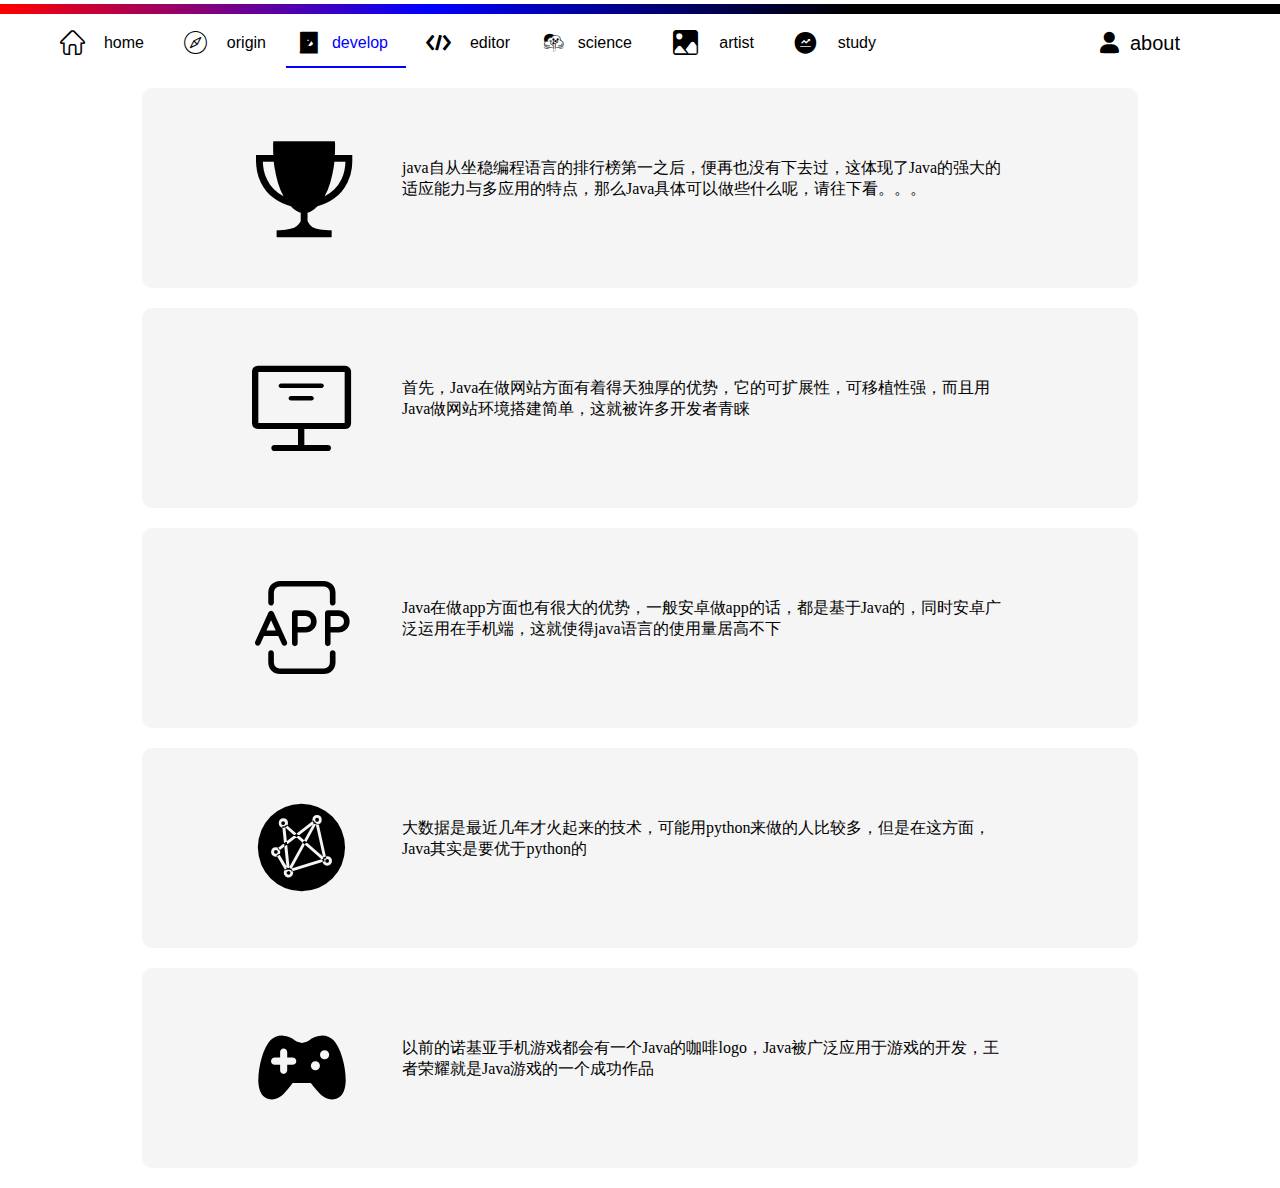
<file: Final/html/java_development.html>
<!DOCTYPE html>
<html lang="en">
<head>
    <meta charset="UTF-8">
    <link rel="stylesheet" href="../css/java_devolopment.css">
    <link rel="stylesheet" href="../css/iconfont1.css">
    <link rel="stylesheet" href="../css/header.css">
    <link rel="stylesheet" href="../css/iconfont_development.css">
    <title>Title</title>
</head>
<body>
<canvas id="mycanvas"  ></canvas>
    <div id="header">
        <div class="center">
            <div class="center_left">
                <ul class="list">
                    <li><a href="../index.html"><i class="iconfont icon-home"> </i>
                        <p>home</p></a></li>
                    <li><a href="java_sourse.html"><i class="iconfont icon-laiyuan "> </i>
                        <p>origin</p></a></li>
                    <li class="technology"><a href="java_development.html"><i class="iconfont icon-fazhanlicheng "> </i>
                        <p>develop</p></a></li>
                    <li><a href="java_editor.html"><i class="iconfont icon-insert_tag_field"> </i>
                        <p>editor</p></a></li>
                    <li><a href="java_technology.html"><i class="iconfont icon-yunjishu "></i>
                        <p>science</p></a></li>
                    <li><a href="other.html"><i class="iconfont icon-ai-img "> </i>
                        <p>artist</p></a></li>
                    <li><a href="java_study.html"><i class="iconfont icon-icon"> </i>
                        <p>study</p></a></li>
                </ul>
            </div>
            <div class="center_right">
                <a href="technology_introduction.html"><i class="iconfont icon-yonghu"></i>
                    <p>about</p></a>
            </div>
        </div>
    </div>
<div id="count">
    <ul class="choose">
        <li><i class="iconfont1 icon-paihangbang" > </i><span>java自从坐稳编程语言的排行榜第一之后，便再也没有下去过，这体现了Java的强大的适应能力与多应用的特点，那么Java具体可以做些什么呢，请往下看。。。</span></li>
        <li><i class="iconfont1 icon-wangzhan"></i><span>首先，Java在做网站方面有着得天独厚的优势，它的可扩展性，可移植性强，而且用Java做网站环境搭建简单，这就被许多开发者青睐</span></li>
        <li><i class="iconfont1 icon-app"></i><span>Java在做app方面也有很大的优势，一般安卓做app的话，都是基于Java的，同时安卓广泛运用在手机端，这就使得java语言的使用量居高不下</span></li>
        <li><i class="iconfont1 icon-dashuju"></i><span>大数据是最近几年才火起来的技术，可能用python来做的人比较多，但是在这方面，Java其实是要优于python的</span></li>
        <li><i class="iconfont1 icon-youxi"></i><span>以前的诺基亚手机游戏都会有一个Java的咖啡logo，Java被广泛应用于游戏的开发，王者荣耀就是Java游戏的一个成功作品</span></li>
    </ul>
</div>
    <script type="text/javascript" src="../js/jianbian.js"></script>
</body>
</html>
</file>
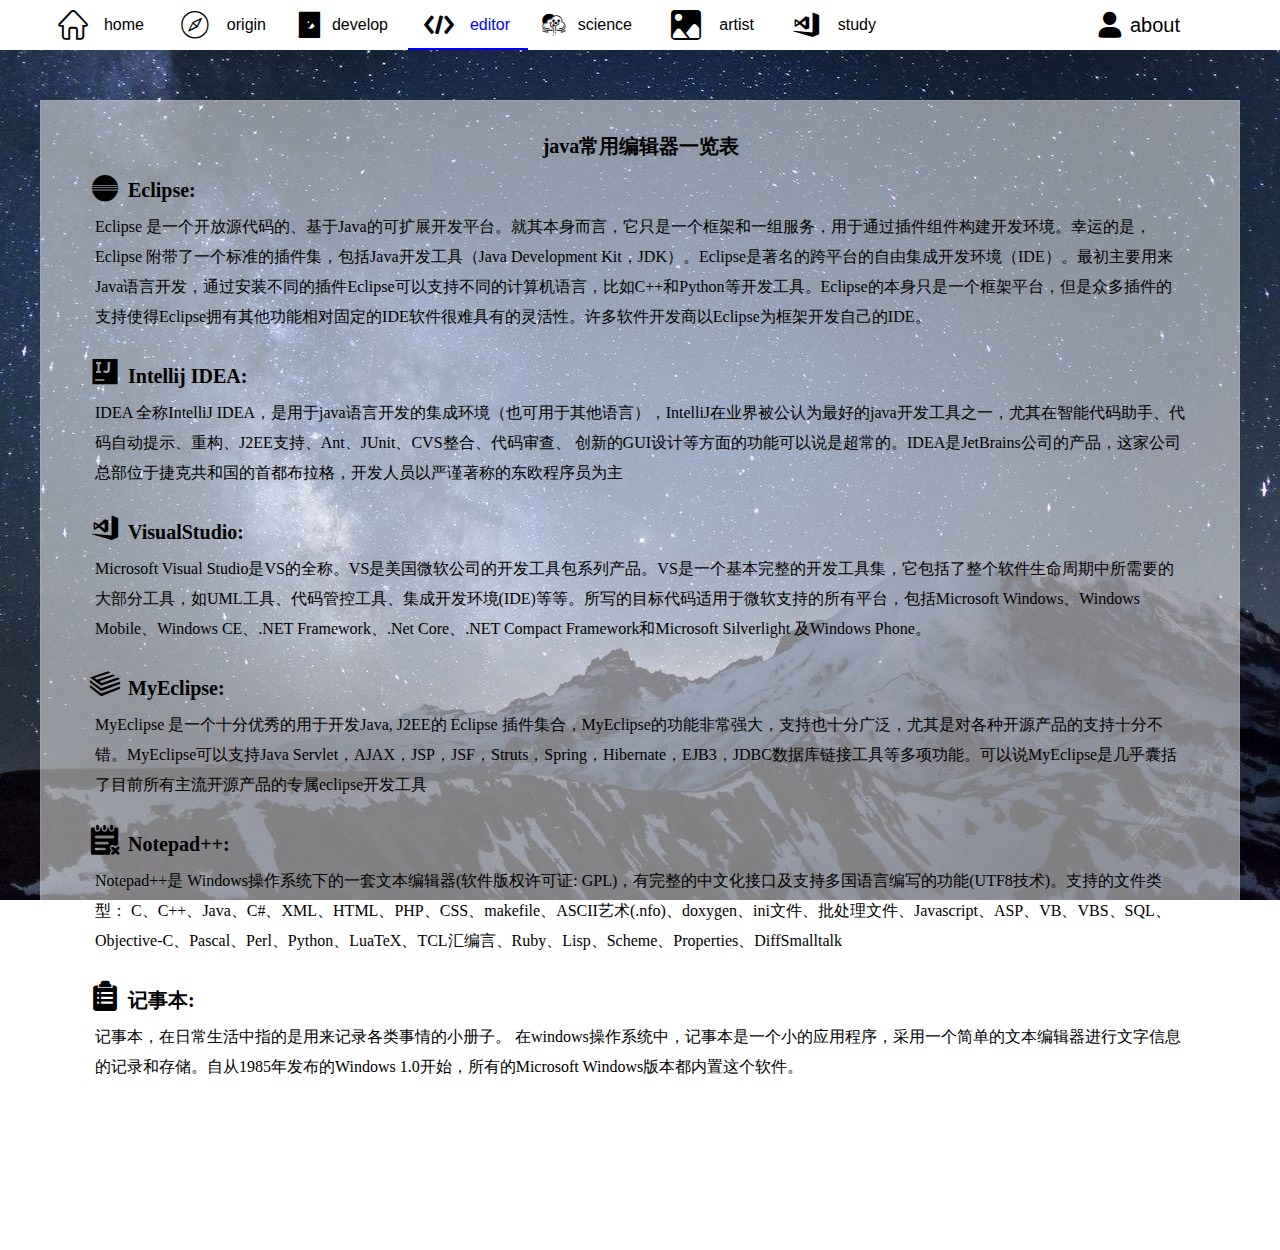
<file: Final/html/java_editor.html>
<!DOCTYPE html>
<html lang="en">
<head>
    <meta charset="UTF-8">
    <link rel="stylesheet" href="../css/header.css">
    <link rel="stylesheet" href="../css/iconfont1.css">
    <link rel="stylesheet" href="../css/java_editor.css">
    <link rel="stylesheet" href="../css/editor.css">
   <link rel="stylesheet" href="../JQ/jquery-3.3.1.min.js">
    <title>Title</title>
</head>
<body>
<div id="header">
    <div class="center">
        <div class="center_left">
            <ul class="list">
                <li><a href="../index.html"><i class="iconfont icon-home "> </i>
                    <p>home</p></a></li>
                <li ><a href="java_sourse.html"><i class="iconfont icon-laiyuan "> </i>
                    <p>origin</p></a></li>
                <li><a href="java_development.html"><i class="iconfont icon-fazhanlicheng "> </i>
                    <p>develop</p></a></li>
                <li class="technology"><a href="java_editor.html"><i class="iconfont icon-insert_tag_field"> </i>
                    <p>editor</p></a></li>
                <li><a href="java_technology.html"><i class="iconfont icon-yunjishu "></i>
                    <p>science</p></a></li>
                <li><a href="other.html"><i class="iconfont icon-ai-img "> </i>
                    <p>artist</p></a></li>
                <li><a href="java_study.html"><i class="iconfont icon-icon "> </i>
                    <p>study</p></a></li>
            </ul>
        </div>
        <div class="center_right">
            <a href="login.html"><i class="iconfont icon-yonghu"></i>
                <p>about</p></a>
        </div>
    </div>
</div>
<div id="body">
    <p class="body_header"><b>java常用编辑器一览表</b></p>
    <ul class="choose">
        <li><i class="iconfont icon-eclipse"></i>&nbsp;&nbsp;<span><b>Eclipse:</b></span><p>Eclipse 是一个开放源代码的、基于Java的可扩展开发平台。就其本身而言，它只是一个框架和一组服务，用于通过插件组件构建开发环境。幸运的是，Eclipse 附带了一个标准的插件集，包括Java开发工具（Java Development Kit，JDK）。Eclipse是著名的跨平台的自由集成开发环境（IDE）。最初主要用来Java语言开发，通过安装不同的插件Eclipse可以支持不同的计算机语言，比如C++和Python等开发工具。Eclipse的本身只是一个框架平台，但是众多插件的支持使得Eclipse拥有其他功能相对固定的IDE软件很难具有的灵活性。许多软件开发商以Eclipse为框架开发自己的IDE。</p></li>
        <li> <i class="iconfont icon-icons-intellij_idea"></i>&nbsp;&nbsp;<span><b>Intellij IDEA:</b></span><p>IDEA 全称IntelliJ IDEA，是用于java语言开发的集成环境（也可用于其他语言），IntelliJ在业界被公认为最好的java开发工具之一，尤其在智能代码助手、代码自动提示、重构、J2EE支持、Ant、JUnit、CVS整合、代码审查、 创新的GUI设计等方面的功能可以说是超常的。IDEA是JetBrains公司的产品，这家公司总部位于捷克共和国的首都布拉格，开发人员以严谨著称的东欧程序员为主</p> </li>
        <li><i class="iconfont icon-VisualStudio"></i>&nbsp;&nbsp;<span><b>VisualStudio:</b></span><p>Microsoft Visual Studio是VS的全称。VS是美国微软公司的开发工具包系列产品。VS是一个基本完整的开发工具集，它包括了整个软件生命周期中所需要的大部分工具，如UML工具、代码管控工具、集成开发环境(IDE)等等。所写的目标代码适用于微软支持的所有平台，包括Microsoft Windows、Windows Mobile、Windows CE、.NET Framework、.Net Core、.NET Compact Framework和Microsoft Silverlight 及Windows Phone。</p></li>
        <li> <i class="iconfont icon-eclipse1"></i>&nbsp;&nbsp;<span><b>MyEclipse:</b></span><p>MyEclipse 是一个十分优秀的用于开发Java, J2EE的 Eclipse 插件集合，MyEclipse的功能非常强大，支持也十分广泛，尤其是对各种开源产品的支持十分不错。MyEclipse可以支持Java Servlet，AJAX，JSP，JSF，Struts，Spring，Hibernate，EJB3，JDBC数据库链接工具等多项功能。可以说MyEclipse是几乎囊括了目前所有主流开源产品的专属eclipse开发工具</p></li>
        <li><i class="iconfont icon-notepad_delete"></i>&nbsp;&nbsp;<span><b>Notepad++:</b></span><p>Notepad++是 Windows操作系统下的一套文本编辑器(软件版权许可证: GPL)，有完整的中文化接口及支持多国语言编写的功能(UTF8技术)。支持的文件类型： C、C++、Java、C#、XML、HTML、PHP、CSS、makefile、ASCII艺术(.nfo)、doxygen、ini文件、批处理文件、Javascript、ASP、VB、VBS、SQL、Objective-C、Pascal、Perl、Python、LuaTeX、TCL汇编言、Ruby、Lisp、Scheme、Properties、DiffSmalltalk</p></li>
        <li><i class="iconfont icon-jishiben"></i>&nbsp;&nbsp;<span><b>记事本:</b></span><p>记事本，在日常生活中指的是用来记录各类事情的小册子。 在windows操作系统中，记事本是一个小的应用程序，采用一个简单的文本编辑器进行文字信息的记录和存储。自从1985年发布的Windows 1.0开始，所有的Microsoft Windows版本都内置这个软件。</p></li>
    </ul>
</div>
<script type="text/javascript">
</script>
</body>
</html>
</file>
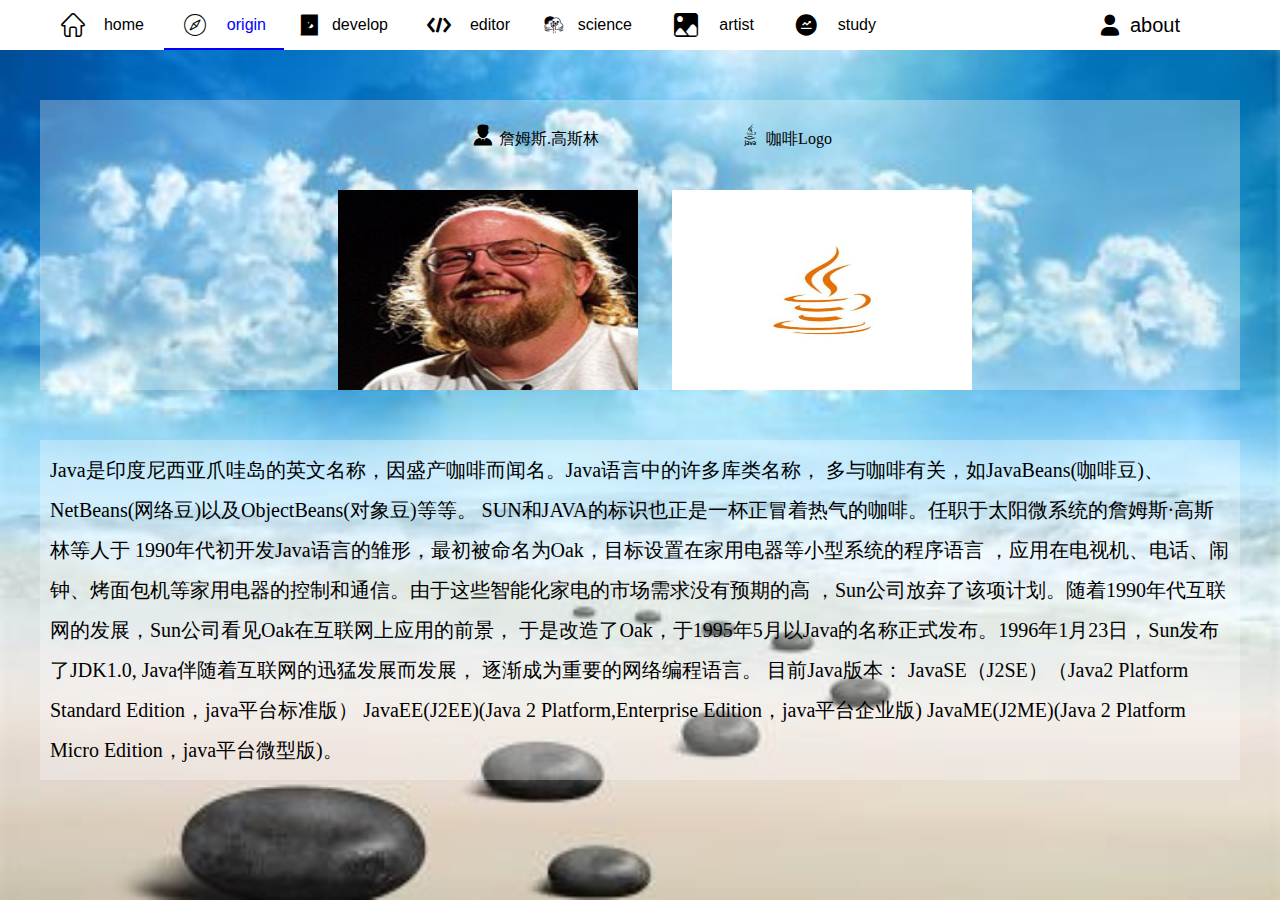
<file: Final/html/java_sourse.html>
<!DOCTYPE html>
<html lang="en">
<head>
    <meta charset="UTF-8">
    <link rel="stylesheet" href="../css/header.css">
    <link rel="stylesheet" href="../css/iconfont1.css">
    <link rel="stylesheet" href="../css/java_source.css">
    <link rel="stylesheet" href="../css/java_sourse_iconfont.css">
    <title>Title</title>
</head>
<body>
<div id="header">
    <div class="center">
        <div class="center_left">
            <ul class="list">
                <li><a href="../index.html"><i class="iconfont icon-home "> </i>
                    <p>home</p></a></li>
                <li class="technology"><a href="java_sourse.html"><i class="iconfont icon-laiyuan "> </i>
                    <p>origin</p></a></li>
                <li><a href="java_development.html"><i class="iconfont icon-fazhanlicheng "> </i>
                    <p>develop</p></a></li>
                <li><a href="java_editor.html"><i class="iconfont icon-insert_tag_field"> </i>
                    <p>editor</p></a></li>
                <li><a href="java_technology.html"><i class="iconfont icon-yunjishu "></i>
                    <p>science</p></a></li>
                <li><a href="other.html"><i class="iconfont icon-ai-img "> </i>
                    <p>artist</p></a></li>
                <li><a href="java_study.html"><i class="iconfont icon-icon "> </i>
                    <p>study</p></a></li>
            </ul>
        </div>
        <div class="center_right">
            <a href="login.html"><i class="iconfont icon-yonghu"></i>
                <p>about</p></a>
        </div>
    </div>
</div>
<div id="picture">
    <div class="java_father"><i class="iconfont icon-renwu"></i>&nbsp;<span>詹姆斯.高斯林</span></div>
    <div class="java_logo"><i class="iconfont icon-java"></i>&nbsp;<spqn>咖啡Logo</spqn>
    </div>
    <div class="pic">
        <img src="../image/james2.jpg" alt="">
        <img src="../image/java_logo.jpg" alt="">
    </div>
</div>
<div id="introduction">
    Java是印度尼西亚爪哇岛的英文名称，因盛产咖啡而闻名。Java语言中的许多库类名称，
    多与咖啡有关，如JavaBeans(咖啡豆)、NetBeans(网络豆)以及ObjectBeans(对象豆)等等。
    SUN和JAVA的标识也正是一杯正冒着热气的咖啡。任职于太阳微系统的詹姆斯·高斯林等人于
    1990年代初开发Java语言的雏形，最初被命名为Oak，目标设置在家用电器等小型系统的程序语言
    ，应用在电视机、电话、闹钟、烤面包机等家用电器的控制和通信。由于这些智能化家电的市场需求没有预期的高
    ，Sun公司放弃了该项计划。随着1990年代互联网的发展，Sun公司看见Oak在互联网上应用的前景，
    于是改造了Oak，于1995年5月以Java的名称正式发布。1996年1月23日，Sun发布了JDK1.0,
    Java伴随着互联网的迅猛发展而发展， 逐渐成为重要的网络编程语言。
    目前Java版本：
    JavaSE（J2SE）（Java2 Platform Standard Edition，java平台标准版）
    JavaEE(J2EE)(Java 2 Platform,Enterprise Edition，java平台企业版)
    JavaME(J2ME)(Java 2 Platform Micro Edition，java平台微型版)。
</div>
</body>
</html>
</file>
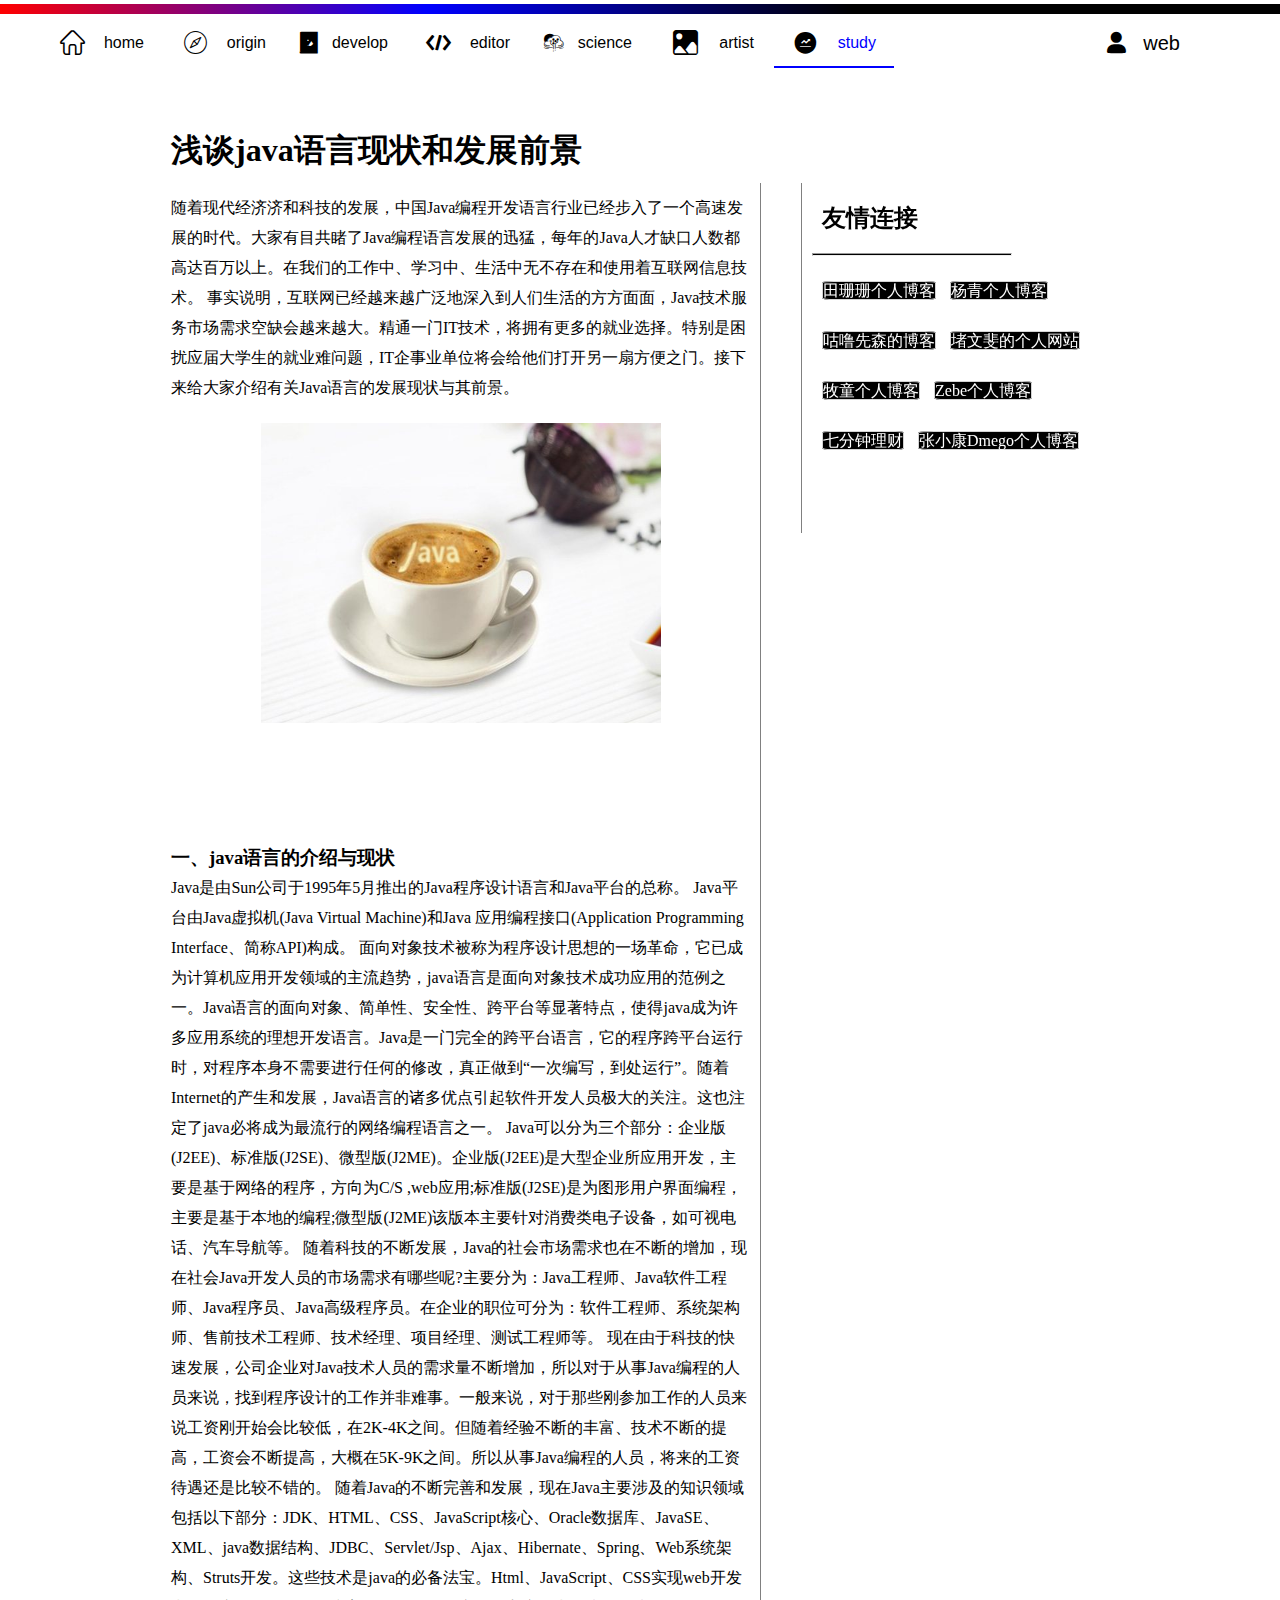
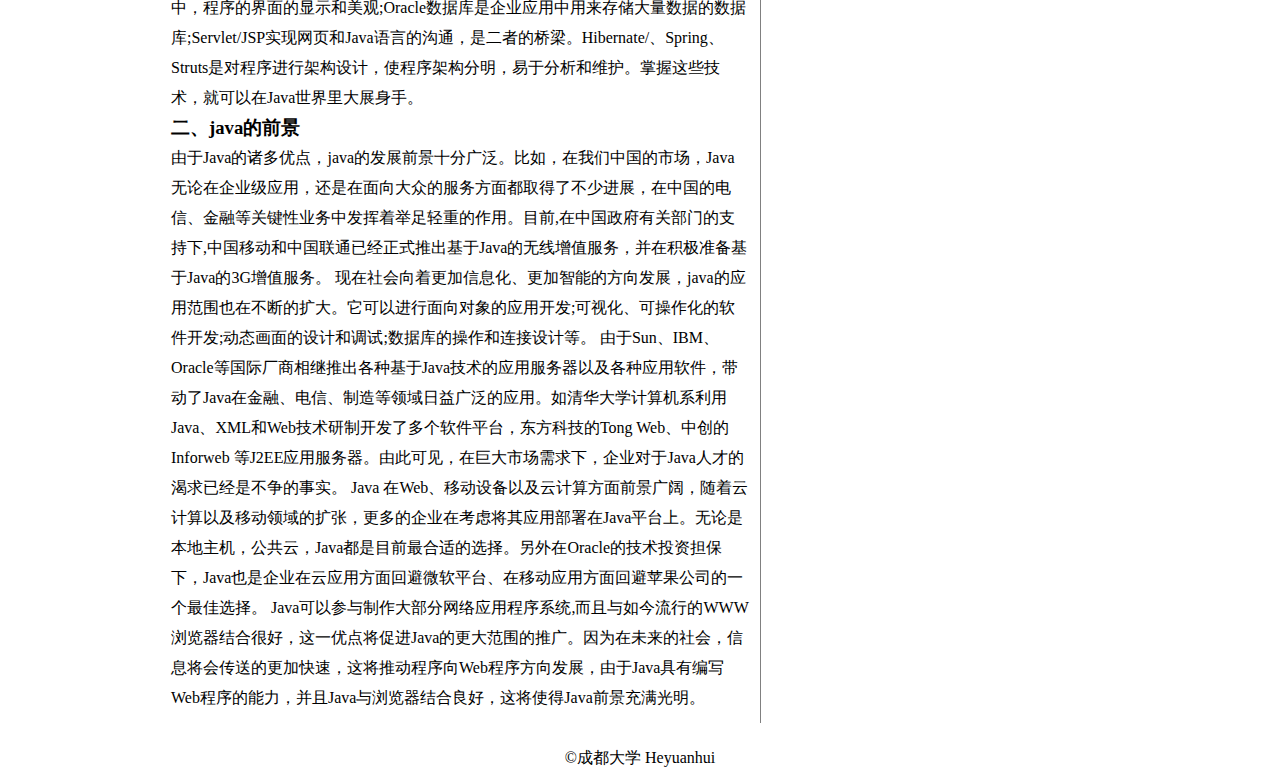
<file: Final/html/java_study.html>
<!DOCTYPE html>
<html lang="en">
<head>
    <meta charset="UTF-8">
    <link rel="stylesheet" href="../css/header.css">
    <link rel="stylesheet" href="../css/iconfont1.css">
    <link rel="stylesheet" href="../css/java_study.css">
    <title>Title</title>
</head>
<body>
<canvas id="mycanvas"  ></canvas>
<div id="header">
    <div class="center">
        <div class="center_left">
            <ul class="list">
                <li><a href="../index.html"><i class="iconfont icon-home"> </i><p>home</p></a></li>
                <li><a href="java_sourse.html"><i class="iconfont icon-laiyuan "> </i><p>origin</p></a></li>
                <li><a href="java_development.html"><i class="iconfont icon-fazhanlicheng "> </i><p>develop</p></a></li>
                <li><a href="java_editor.html"><i class="iconfont icon-insert_tag_field"> </i><p>editor</p> </a></li>
                <li ><a href="java_technology.html"><i class="iconfont icon-yunjishu "></i><p>science</p></a></li>
                <li ><a href="other.html"><i class="iconfont icon-ai-img "> </i><p>artist</p></a></li>
                <li class="technology"><a href="java_study.html"><i class="iconfont icon-icon"> </i><p>study</p></a></li>
            </ul>
        </div>
        <div class="center_right">
            <a href="technology_introduction.html" ><i class="iconfont icon-yonghu"></i><p>web</p></a>
        </div>
    </div>
</div>
<div id="body">
    <h1>浅谈java语言现状和发展前景</h1>
    <div class="body_right">
        <h2>友情连接</h2>
        <hr>
        <a href=""> <span>田珊珊个人博客</span></a>
        <a href=""><span>杨青个人博客</span></a><br>
        <a href=""><span> 咕噜先森的博客</span></a>
        <a href=""><span> 堵文斐的个人网站</span></a>
        <a href=""><span>牧童个人博客</span></a>
        <a href=""><span>Zebe个人博客</span></a><br>
        <a href=""><span>七分钟理财</span></a>
        <a href=""><span> 张小康Dmego个人博客</span></a>
    </div>
    <div class="body_left">
        随着现代经济济和科技的发展，中国Java编程开发语言行业已经步入了一个高速发展的时代。大家有目共睹了Java编程语言发展的迅猛，每年的Java人才缺口人数都高达百万以上。在我们的工作中、学习中、生活中无不存在和使用着互联网信息技术。
        事实说明，互联网已经越来越广泛地深入到人们生活的方方面面，Java技术服务市场需求空缺会越来越大。精通一门IT技术，将拥有更多的就业选择。特别是困扰应届大学生的就业难问题，IT企事业单位将会给他们打开另一扇方便之门。接下来给大家介绍有关Java语言的发展现状与其前景。
        <div class="picture">
            <img src="../image/javapicture.JPEG" alt="">
        </div>
        <h3>一、java语言的介绍与现状</h3>
        Java是由Sun公司于1995年5月推出的Java程序设计语言和Java平台的总称。 Java平台由Java虚拟机(Java Virtual Machine)和Java 应用编程接口(Application
        Programming Interface、简称API)构成。
        面向对象技术被称为程序设计思想的一场革命，它已成为计算机应用开发领域的主流趋势，java语言是面向对象技术成功应用的范例之一。Java语言的面向对象、简单性、安全性、跨平台等显著特点，使得java成为许多应用系统的理想开发语言。Java是一门完全的跨平台语言，它的程序跨平台运行时，对程序本身不需要进行任何的修改，真正做到“一次编写，到处运行”。随着Internet的产生和发展，Java语言的诸多优点引起软件开发人员极大的关注。这也注定了java必将成为最流行的网络编程语言之一。
        Java可以分为三个部分：企业版(J2EE)、标准版(J2SE)、微型版(J2ME)。企业版(J2EE)是大型企业所应用开发，主要是基于网络的程序，方向为C/S
        ,web应用;标准版(J2SE)是为图形用户界面编程，主要是基于本地的编程;微型版(J2ME)该版本主要针对消费类电子设备，如可视电话、汽车导航等。
        随着科技的不断发展，Java的社会市场需求也在不断的增加，现在社会Java开发人员的市场需求有哪些呢?主要分为：Java工程师、Java软件工程师、Java程序员、Java高级程序员。在企业的职位可分为：软件工程师、系统架构师、售前技术工程师、技术经理、项目经理、测试工程师等。
        现在由于科技的快速发展，公司企业对Java技术人员的需求量不断增加，所以对于从事Java编程的人员来说，找到程序设计的工作并非难事。一般来说，对于那些刚参加工作的人员来说工资刚开始会比较低，在2K-4K之间。但随着经验不断的丰富、技术不断的提高，工资会不断提高，大概在5K-9K之间。所以从事Java编程的人员，将来的工资待遇还是比较不错的。
        随着Java的不断完善和发展，现在Java主要涉及的知识领域包括以下部分：JDK、HTML、CSS、JavaScript核心、Oracle数据库、JavaSE、XML、java数据结构、JDBC、Servlet/Jsp、Ajax、Hibernate、Spring、Web系统架构、Struts开发。这些技术是java的必备法宝。Html、JavaScript、CSS实现web开发中，程序的界面的显示和美观;Oracle数据库是企业应用中用来存储大量数据的数据库;Servlet/JSP实现网页和Java语言的沟通，是二者的桥梁。Hibernate/、Spring、Struts是对程序进行架构设计，使程序架构分明，易于分析和维护。掌握这些技术，就可以在Java世界里大展身手。
        <h3>二、java的前景</h3>
        由于Java的诸多优点，java的发展前景十分广泛。比如，在我们中国的市场，Java无论在企业级应用，还是在面向大众的服务方面都取得了不少进展，在中国的电信、金融等关键性业务中发挥着举足轻重的作用。目前,在中国政府有关部门的支持下,中国移动和中国联通已经正式推出基于Java的无线增值服务，并在积极准备基于Java的3G增值服务。
        现在社会向着更加信息化、更加智能的方向发展，java的应用范围也在不断的扩大。它可以进行面向对象的应用开发;可视化、可操作化的软件开发;动态画面的设计和调试;数据库的操作和连接设计等。
        由于Sun、IBM、Oracle等国际厂商相继推出各种基于Java技术的应用服务器以及各种应用软件，带动了Java在金融、电信、制造等领域日益广泛的应用。如清华大学计算机系利用Java、XML和Web技术研制开发了多个软件平台，东方科技的Tong
        Web、中创的Inforweb 等J2EE应用服务器。由此可见，在巨大市场需求下，企业对于Java人才的渴求已经是不争的事实。
        Java
        在Web、移动设备以及云计算方面前景广阔，随着云计算以及移动领域的扩张，更多的企业在考虑将其应用部署在Java平台上。无论是本地主机，公共云，Java都是目前最合适的选择。另外在Oracle的技术投资担保下，Java也是企业在云应用方面回避微软平台、在移动应用方面回避苹果公司的一个最佳选择。
        Java可以参与制作大部分网络应用程序系统,而且与如今流行的WWW浏览器结合很好，这一优点将促进Java的更大范围的推广。因为在未来的社会，信息将会传送的更加快速，这将推动程序向Web程序方向发展，由于Java具有编写Web程序的能力，并且Java与浏览器结合良好，这将使得Java前景充满光明。
    </div>
</div>
<div id="footer">
    &copy;成都大学 Heyuanhui
</div>
<script type="text/javascript" src="../js/jianbian.js"></script>
</body>
</html>
</file>
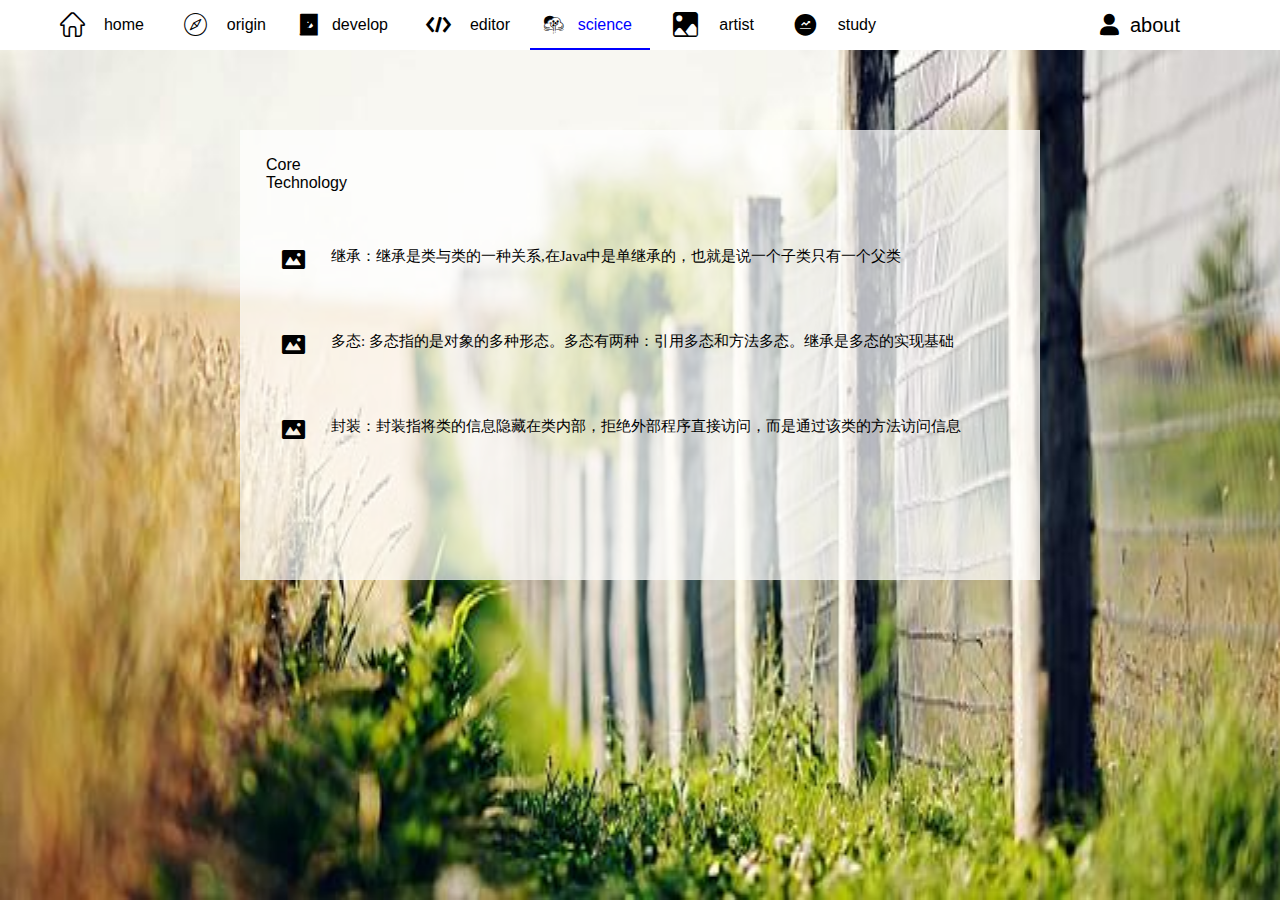
<file: Final/html/java_technology.html>
<!DOCTYPE html>
<html lang="en">
<head>
    <meta charset="UTF-8">
    <link rel="stylesheet" href="../css/header.css">
    <link rel="stylesheet" href="../css/java_technology.css">
    <link rel="stylesheet" href="../css/iconfont1.css">
    <title>Title</title>
</head>
<body>
<div id="body_out">
<div id="header">
    <div class="center">
        <div class="center_left">
            <ul class="list">
                <li><a href="../index.html"><i class="iconfont icon-home "> </i>
                    <p>home</p></a></li>
                <li><a href="java_sourse.html"><i class="iconfont icon-laiyuan "> </i>
                    <p>origin</p></a></li>
                <li><a href="java_development.html"><i class="iconfont icon-fazhanlicheng "> </i>
                    <p>develop</p></a></li>
                <li><a href="java_editor.html"><i class="iconfont icon-insert_tag_field"> </i>
                    <p>editor</p></a></li>
                <li class="technology"><a href="java_technology.html"><i class="iconfont icon-yunjishu "></i>
                    <p>science</p></a></li>
                <li><a href="other.html"><i class="iconfont icon-ai-img "> </i>
                    <p>artist</p></a></li>
                <li><a href="java_study.html"><i class="iconfont icon-icon "> </i>
                    <p>study</p></a></li>
            </ul>
        </div>
        <div class="center_right">
            <a href="login.html"><i class="iconfont icon-yonghu"></i>
                <p>about</p></a>
        </div>
    </div>
</div>
<div id="body">
    <span class="span1">Core Technology</span>
    <p class="first">
        <i class="iconfont icon-image"></i>
        <span class="span">继承：继承是类与类的一种关系,在Java中是单继承的，也就是说一个子类只有一个父类</span>
    </p>
    <p>
        <i class="iconfont icon-image"></i>
        <span class="span">多态: 多态指的是对象的多种形态。多态有两种：引用多态和方法多态。继承是多态的实现基础</span>
    </p>
    <p>
        <i class="iconfont icon-image"></i>
        <span class="span">封装：封装指将类的信息隐藏在类内部，拒绝外部程序直接访问，而是通过该类的方法访问信息</span>
    </p>
</div>
</div>
</body>
</html>
</file>
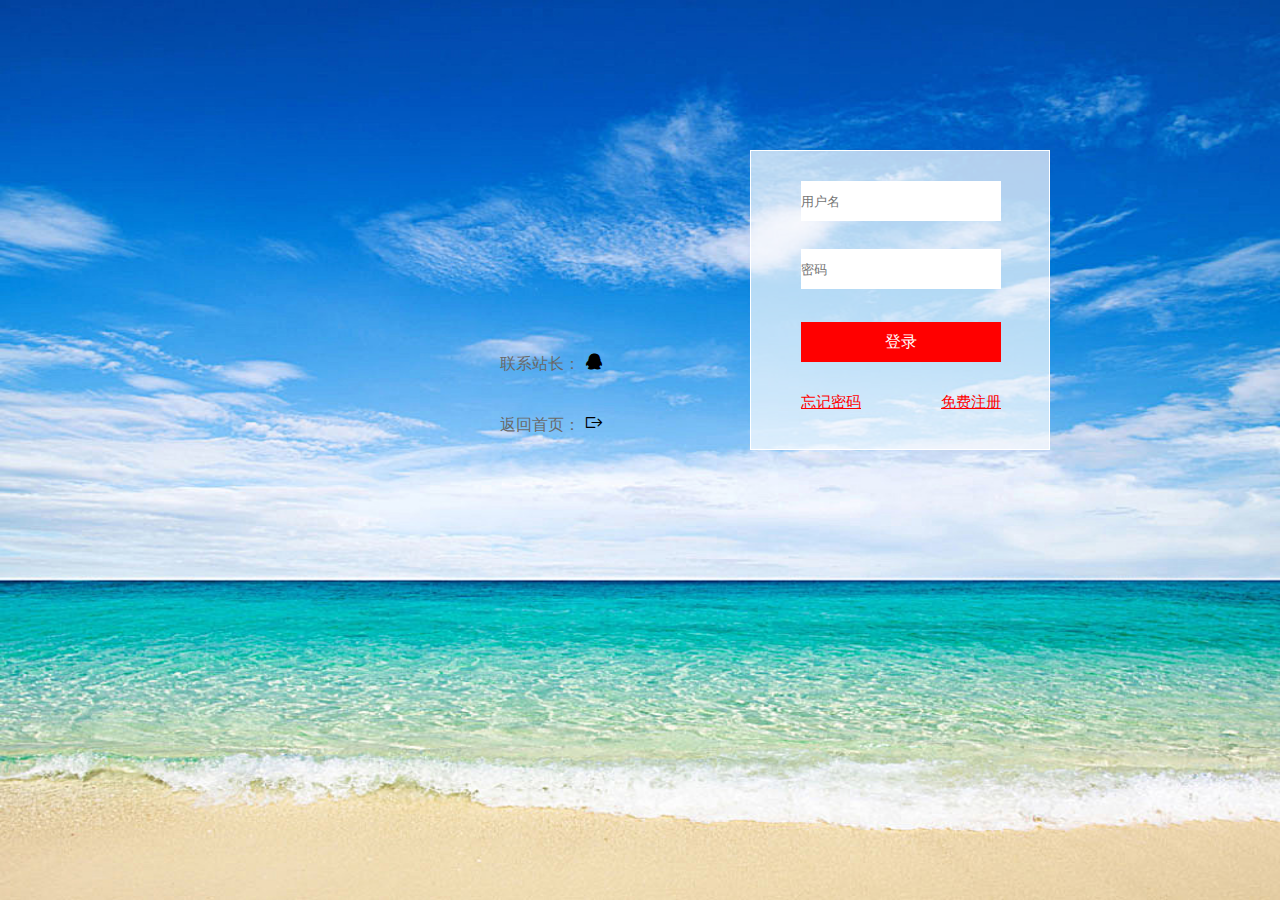
<file: Final/html/login.html>
<!DOCTYPE html>
<html lang="en">
<head>
    <meta charset="UTF-8">
    <link rel="stylesheet" href="../css/login.css">
    <link rel="stylesheet" href="../css/iconfont.css">
    <link rel="stylesheet" href="../css/iconfont2.css">
    <title>Title</title>
</head>
<body>
<div id="home">
    <span>联系站长：</span> <a href="" title="742567489@qq.com"><i class="iconfont icon-lianxiwomenqq"></i></a><br><br><br>
    <span>返回首页：</span> <a href="../index.html"><i class="iconfont icon-LOGO-"></i></a><br>
</div>
<div id="login">
    <form id="form" action="" class="form">
        <div class="div1">
            <input class="input1" type="text" placeholder="用户名">
            <span><i class="iconfont ">&#xe638;</i></span>
        </div>
        <br>
        <div class="div2">
            <input class="input2" type="password" placeholder="密码 ">
            <span><i class="iconfont ">&#xe63a;</i></span>
        </div>
        <br>
        <input class="input3" type="button" value="登录" onclick="check()"><br>
    </form>
    <div class="footer">
        <a href="" class="a1">忘记密码</a>
        <a href="" class="a2">免费注册</a>
    </div>
</div>
<div>
</div>
<script type="text/javascript" src="../js/login.js"></script>
</body>
</html>
</file>
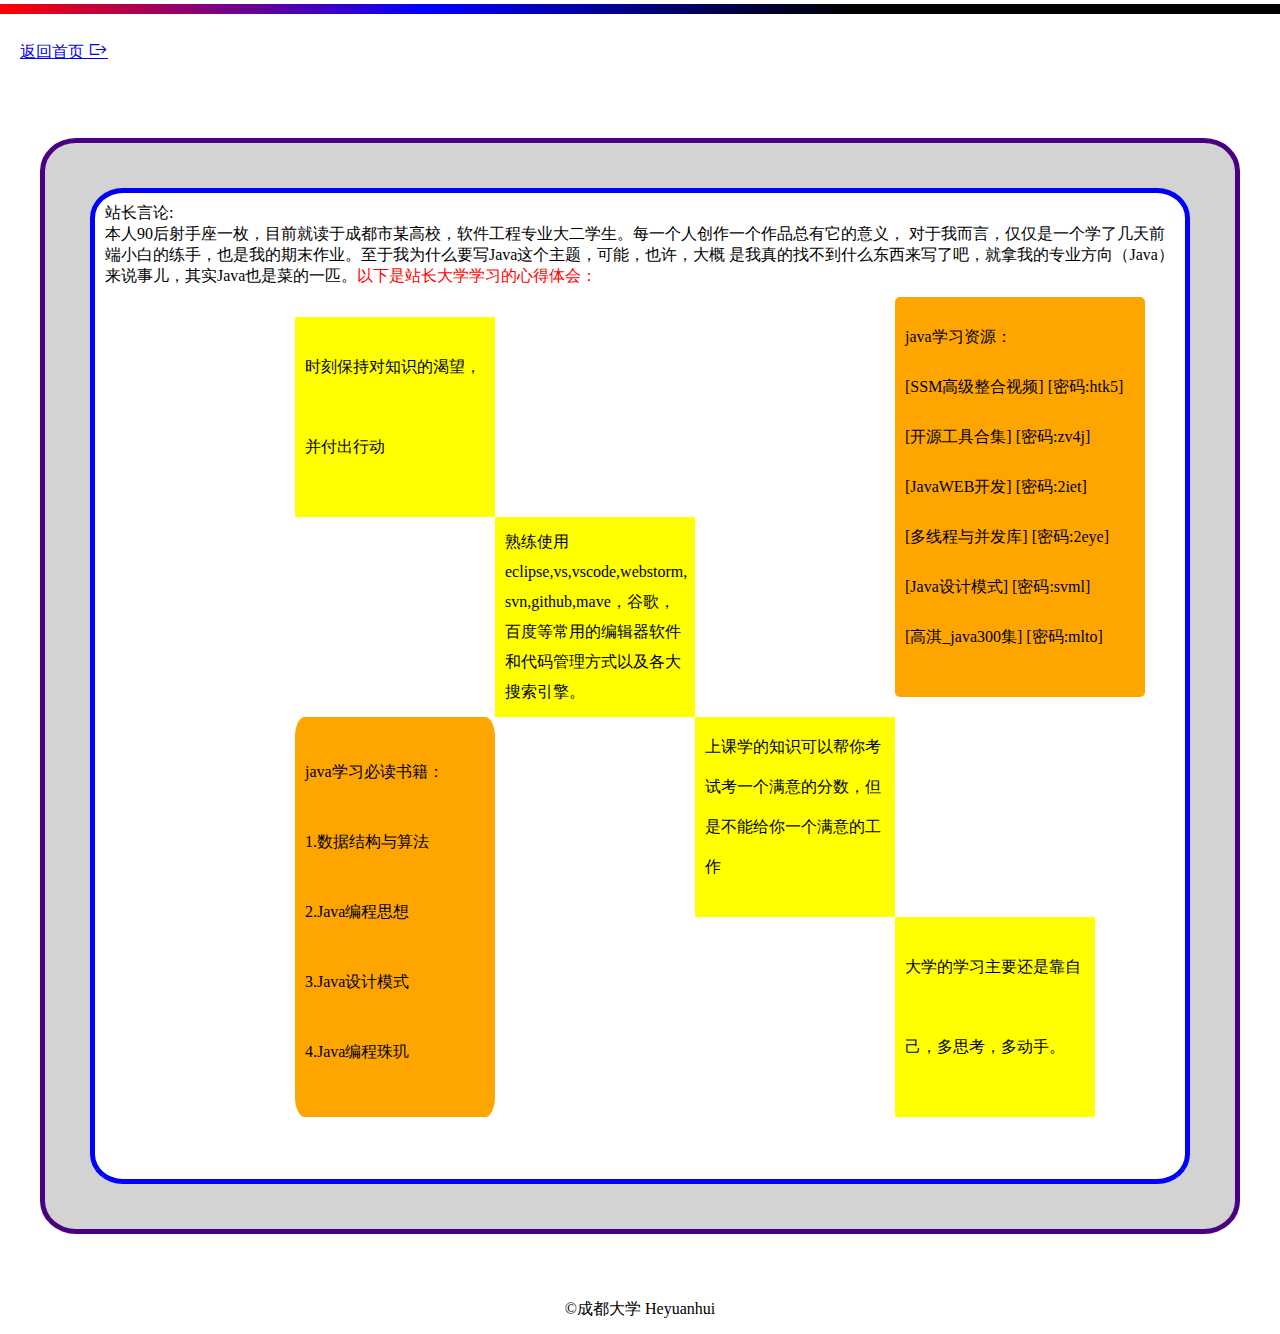
<file: Final/html/other.html>
<!DOCTYPE html>
<html lang="en">
<head>
    <meta charset="UTF-8">
    <link rel="stylesheet" href="../css/iconfont2.css">
    <link rel="stylesheet" href="../css/other.css">
    <title>Title</title>
</head>
<body>
<canvas id="mycanvas"  ></canvas>
<div id="home">
    <a href="../index.html">返回首页&nbsp;<i class="iconfont icon-LOGO-"></i></a><br>
</div>
<div id="body">
    <div class="in">
        <div class="speak">
            站长言论:<br>
            本人90后射手座一枚，目前就读于成都市某高校，软件工程专业大二学生。每一个人创作一个作品总有它的意义，
            对于我而言，仅仅是一个学了几天前端小白的练手，也是我的期末作业。至于我为什么要写Java这个主题，可能，也许，大概
            是我真的找不到什么东西来写了吧，就拿我的专业方向（Java）来说事儿，其实Java也是菜的一匹。<span>以下是站长大学学习的心得体会：</span>
        </div>
        <div class="internet">
            <p> java学习资源：</p>
            <p> [SSM高级整合视频] [密码:htk5]</p>
            <p> [开源工具合集] [密码:zv4j]</p>
            <p> [JavaWEB开发] [密码:2iet]</p>
            <p> [多线程与并发库] [密码:2eye]
            <p> [Java设计模式] [密码:svml]</p>
            <p> [高淇_java300集] [密码:mlto]</p>
        </div>
        <div class="t t1">
            时刻保持对知识的渴望，并付出行动
        </div>
        <div class="book">
            <p> java学习必读书籍：</p>
            <p> 1.数据结构与算法</p>
            <p>2.Java编程思想</p>
            <p>3.Java设计模式</p>
            <p> 4.Java编程珠玑 </p>
        </div>
        <div class="t t2">
            熟练使用eclipse,vs,vscode,webstorm,<br>
            svn,github,mave，谷歌，百度等常用的编辑器软件和代码管理方式以及各大搜索引擎。
        </div>
        <div class="t t3">
            上课学的知识可以帮你考试考一个满意的分数，但是不能给你一个满意的工作
        </div>
        <div class="t t4">
            大学的学习主要还是靠自己，多思考，多动手。
        </div>
    </div>
</div>

<div id="footer">
    &copy;成都大学 Heyuanhui
</div>
<script type="text/javascript" src="../js/jianbian.js"></script>
</body>
</html>
</file>
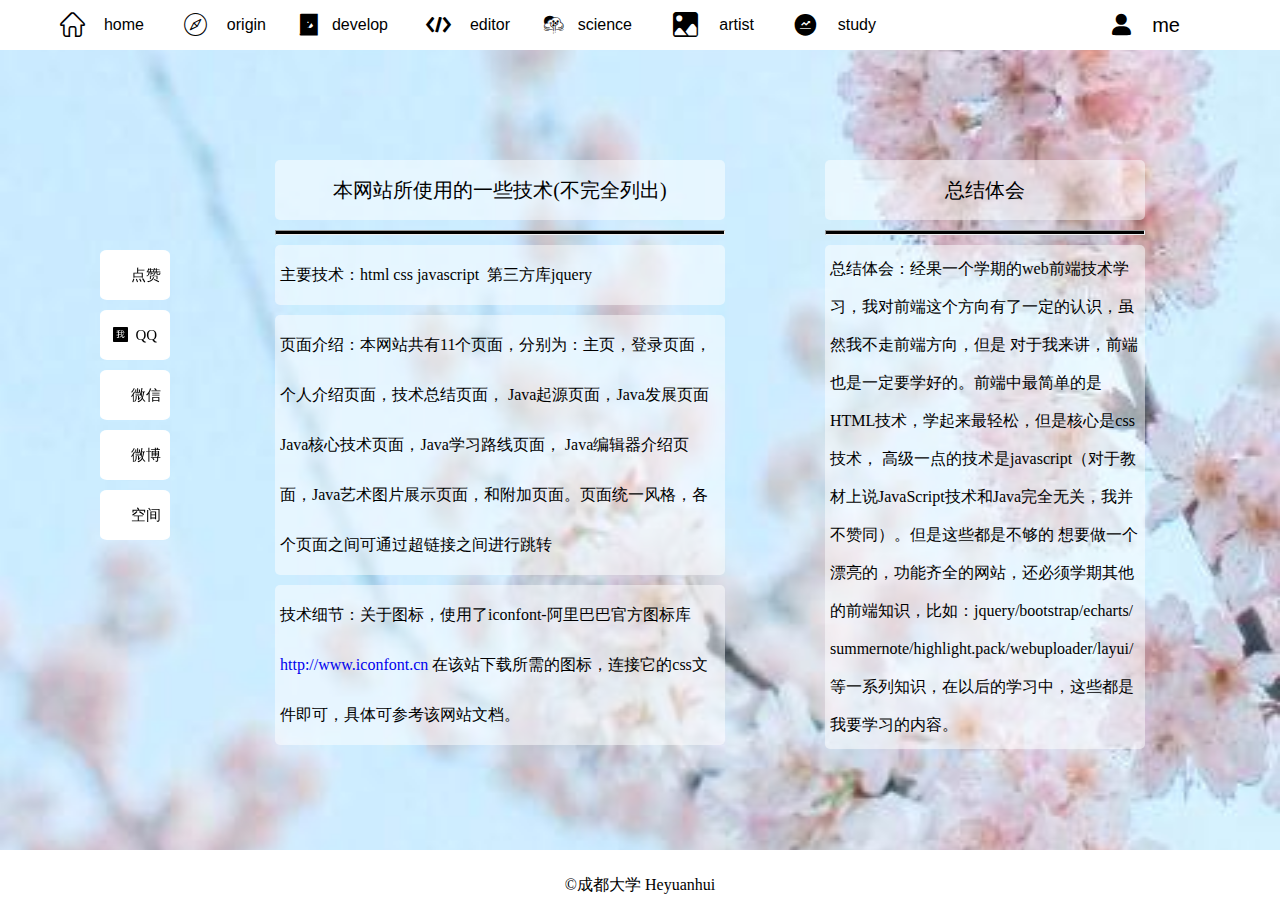
<file: Final/html/technology_introduction.html>
<!DOCTYPE html>
<html lang="en">
<head>
    <meta charset="UTF-8">
    <link rel="stylesheet" href="../css/technology_introduction.css">
    <link rel="stylesheet" href="../css/technolegy_indroduction_iconfont.css">
    <link rel="stylesheet" href="../css/header.css">
    <link rel="stylesheet" href="../css/iconfont1.css">
    <title>Title</title>
</head>
<body>
<div id="header">
    <div class="center">
        <div class="center_left">
            <ul class="list">
                <li><a href="../index.html"><i class="iconfont icon-home "> </i><p>home</p></a></li>
                <li><a href="java_sourse.html"><i class="iconfont icon-laiyuan "> </i><p>origin</p></a></li>
                <li><a href="java_development.html"><i class="iconfont icon-fazhanlicheng "> </i><p>develop</p></a></li>
                <li><a href="java_editor.html"><i class="iconfont icon-insert_tag_field"> </i><p>editor</p></a></li>
                <li><a href="java_technology.html"><i class="iconfont icon-yunjishu "></i> <p>science</p></a></li>
                <li><a href="other.html"><i class="iconfont icon-ai-img "> </i><p>artist</p></a></li>
                <li><a href="java_study.html"><i class="iconfont icon-icon "> </i><p>study</p></a></li>
            </ul>
        </div>
        <div class="center_right">
            <a href="login.html"><i class="iconfont icon-yonghu"></i>
                <p>me</p></a>
        </div>
    </div>
</div>
<div id="choose">
    <ul class="ul">
        <li><a href=""><i class="iconfont icon-ai-like">&nbsp;&nbsp;点赞</i></a></li>
        <li><a href=""><i class="iconfont icon-QQ">&nbsp;&nbsp;QQ</i></a></li>
        <li><a href=""><i class="iconfont icon-weixin">&nbsp;&nbsp;微信</i></a></li>
        <li><a href=""><i class="iconfont icon-weibo">&nbsp;&nbsp;微博</i></a></li>
        <li><a href=""><i class="iconfont icon-kongjian">&nbsp;&nbsp;空间</i></a></li>
    </ul>
</div>
<div id="technique">
    <p class="first">本网站所使用的一些技术(不完全列出)</p>
    <hr>
    <p><span>主要技术：html&nbsp;css&nbsp;javascript &nbsp;第三方库jquery</span></p>
    <p><span>页面介绍：本网站共有11个页面，分别为：主页，登录页面，个人介绍页面，技术总结页面，
        Java起源页面，Java发展页面
        Java核心技术页面，Java学习路线页面，
        Java编辑器介绍页面，Java艺术图片展示页面，和附加页面。页面统一风格，各个页面之间可通过超链接之间进行跳转
    </span></p>
    <p><span>
        技术细节：关于图标，使用了iconfont-阿里巴巴官方图标库 <a href="http://www.iconfont.cn">http://www.iconfont.cn</a>
        在该站下载所需的图标，连接它的css文件即可，具体可参考该网站文档。
    </span></p>
</div>
<div id="summarize">
    <p class="first">总结体会</p>
    <hr>
    <p>
        总结体会：经果一个学期的web前端技术学习，我对前端这个方向有了一定的认识，虽然我不走前端方向，但是
        对于我来讲，前端也是一定要学好的。前端中最简单的是HTML技术，学起来最轻松，但是核心是css技术，
        高级一点的技术是javascript（对于教材上说JavaScript技术和Java完全无关，我并不赞同）。但是这些都是不够的
        想要做一个漂亮的，功能齐全的网站，还必须学期其他的前端知识，比如：jquery/bootstrap/echarts/
        summernote/highlight.pack/webuploader/layui/
        等一系列知识，在以后的学习中，这些都是我要学习的内容。
    </p>
</div>
<div id="footer">
    &copy;成都大学 Heyuanhui
</div>
</body>
</html>
</file>
<file: Final/css/java_devolopment.css>
/*body{
    background-image: url("../image/login_log.jpg");
    background-repeat:no-repeat ;
    background-size:100% 100%;
    background-attachment: fixed;
}*/

#body_out{
    width: 996px;
    height: 1200px;
    border: 1px solid black;
    margin: 0 auto;
}


#count{
    width: 1200px;
    /*height: 1000px;*/
  /*  border: 1px solid red;*/

    margin: 0 auto;

}

#count .choose li{

    padding: 10px;

  /*  line-height: 200px;*/
    margin: 20px auto;
    display: block;
    height: 200px;
    width: 996px;
    background-color: whitesmoke;
   /* border: 1px solid black;*/
    border-radius: 10px;

}
#count .choose li i{
    height: 150px;
    width: 150px;
    display: block;
    float: left;
    margin-top: 35px;
    margin-left: 100px;
}
#count .choose li span{
    display: block;
    height: 150px;
    width: 600px;
    float: left;
    margin-top: 60px;
}
#mycanvas{
    height: 10px;
    width: 100%;
    margin-left: 0;
}
</file>
<file: Final/css/iconfont1.css>
@font-face {font-family: "iconfont";
  src: url('iconfont.eot?t=1543317105121'); /* IE9*/
  src: url('iconfont.eot?t=1543317105121#iefix') format('embedded-opentype'), /* IE6-IE8 */
  url('[data-uri]') format('woff'),
  url('iconfont.ttf?t=1543317105121') format('truetype'), /* chrome, firefox, opera, Safari, Android, iOS 4.2+*/
  url('iconfont.svg?t=1543317105121#iconfont') format('svg'); /* iOS 4.1- */
}

.iconfont {
  font-family:"iconfont" !important;
  font-size:25px;
  font-style:normal;
  -webkit-font-smoothing: antialiased;
  -moz-osx-font-smoothing: grayscale;
}

.icon-home:before { content: "\e626"; }

.icon-icon:before { content: "\e608"; }

.icon-ai-img:before { content: "\e615"; }

.icon-chazhao:before { content: "\e617"; }

.icon-yonghu:before { content: "\e638"; }

.icon-wo:before { content: "\e609"; }

.icon-tupian:before { content: "\e60a"; }

.icon-attach:before { content: "\e6d8"; }

.icon-image:before { content: "\e6f5"; }

.icon-insert_tag_field:before { content: "\e6f7"; }

.icon-laiyuan:before { content: "\e60b"; }

.icon-fazhanlicheng:before { content: "\e6e3"; }

.icon-jishufuwu:before { content: "\ebce"; }

.icon-lookup:before { content: "\e60d"; }

.icon-wo1:before { content: "\e666"; }

.icon-java:before { content: "\f1d7"; }

.icon-yunjishu:before { content: "\e667"; }
</file>
<file: Final/css/header.css>
*{
    margin: 0;
    padding: 0;
    box-sizing: border-box;
}

a{
    text-decoration: none;
}
li{
    display: none;
}
#header{
    height: 50px;
    width: 100%;
    background-color: #fff;
   /* border:  1px solid black;*/
}
#body{
    height: 450px;
    width: 800px;
    margin: 80px auto;
    /*background-color: #fff;*/
    background: rgba(255,255,255,0.7);
    border: 1px solid rgba(255,255,255,0.1);
}
#header .center{
    width: 1200px;
    height: 50px;
    margin: 0px auto;

}
#header .center .center_left{
    /* background-color: #f3f3f3;*/
    float: left;
    height: 50px;
    width: 860px;

}
#header .center .center_right{

    /* background-color: red;*/
    float:  left;
    height: 50px;
    width: 100px;
    color: white;
    line-height: 50px;
    text-align: center;
    font-family: sans-serif;
    font-size: 20px;
    background-color: white;
   /* border: 1px solid black;*/
    margin-left: 190px;

}
#header .center .center_right p{
    float: right;
    /* color: black;*/
    margin-right: 10px;
}
#header .center .center_right a{
    display: block;
    height: 50px;
    width: 100px;
    color: black;
    transition: all 1s ease;
}
#header .center .center_right a:hover{
    background-color: orange;
}
#header .center .list li{
    display: block;
    height: 50px;
    width: 120px;
    margin-left: 2px;
    /*background-color: rosybrown;*/
    float: left;
    transition: all 2s ease;
}


/*鼠标指针失效*/
#header .center .technology{
    pointer-events:none;
    /*color:#afafaf;*/
    /*  cursor:default*/
}
#header .center .list li a{
    font-family: sans-serif;
    color: black;
    display: block;
    height: 50px;
    width: 120px;
    line-height: 50px;
    text-align: center;
    transition: all 1s ease;
}
#header .center  .technology p{
    color: blue;
}
#header .center .technology a{
    border-bottom:2px solid blue;

}
#header .center .list li a p{
    float: right;
    margin-right: 18px;
}
#header .center .list li a:hover{
    background-color: orange;
    border-radius: 5%;
}
#header .center .list li:hover{
    -webkit-transform: scale(1.3,1.3)  translateY(10px);
    -moz-transform: scale(1.3,1.3)  translateY(10px);
    -ms-transform: scale(1.3,1.3)  translateY(10px);
    -o-transform: scale(1.3,1.3)  translateY(10px);
    transform: scale(1.2,1.2)  translateY(10px);
}

.center_right a:hover{
    border-radius: 5%;
    -webkit-transform: scale(1.3,1.3)  translateY(10px) ;
    -moz-transform: scale(1.3,1.3) translateY(10px);
    -ms-transform: scale(1.3,1.3)  translateY(10px);
    -o-transform: scale(1.3,1.3)  translateY(10px);
    transform: scale(1.2,1.2)  translateY(10px);

}
</file>
<file: Final/css/iconfont_development.css>
@font-face {font-family: "iconfont";
  src: url('iconfont.eot?t=1544694616084'); /* IE9*/
  src: url('iconfont.eot?t=1544694616084#iefix') format('embedded-opentype'), /* IE6-IE8 */
  url('[data-uri]') format('woff'),
  url('iconfont.ttf?t=1544694616084') format('truetype'), /* chrome, firefox, opera, Safari, Android, iOS 4.2+*/
  url('iconfont.svg?t=1544694616084#iconfont') format('svg'); /* iOS 4.1- */
}

.iconfont1 {
  font-family:"iconfont" !important;
  font-size:100px;
  font-style:normal;
  -webkit-font-smoothing: antialiased;
  -moz-osx-font-smoothing: grayscale;
}

.icon-youxi:before { content: "\e65e"; }

.icon-dashuju:before { content: "\e637"; }

.icon-paihangbang:before { content: "\e600"; }

.icon-app:before { content: "\e734"; }

.icon-wangzhan:before { content: "\e639"; }
</file>
<file: Final/css/java_editor.css>
body {
    background-image: url("../image/xingkong .jpg");
    background-repeat: no-repeat;
    background-size: 100% 100%;
    background-attachment: fixed;
}



#body{
  height: 1100px;
    /*color: white;*/
    width: 1200px;
    background-color: rgba(255,255,255,0.5);
    margin: 50px auto;
}

#body .body_header{
    height: 50px;
    width: 1200px;
    text-align: center;
    padding-top: 20px;
    margin: 0px auto;
    font-size: 20px;
    line-height: 50px;
}
#body .choose{
    display: block;
    /*height: 400px;*/
    width: 1100px;
   /* border: 1px solid red;*/
    margin: 10px auto;
}

#body .choose li{
    display: block;
    /*height: 50px;*/
    line-height: 30px;
    /*border: 1px solid black;*/
    margin-top: 20px;
}
#body .choose span{
    font-size: 20px;
}

#body .choose p{
    padding: 5px;
}


.active{
    position: fixed;
   /* margin-top:  1px;*/
   /* margin: 100px auto;*/
}
</file>
<file: Final/css/editor.css>
@font-face {font-family: "iconfont";
  src: url('iconfont.eot?t=1544338777498'); /* IE9*/
  src: url('iconfont.eot?t=1544338777498#iefix') format('embedded-opentype'), /* IE6-IE8 */
  url('[data-uri]') format('woff'),
  url('iconfont.ttf?t=1544338777498') format('truetype'), /* chrome, firefox, opera, Safari, Android, iOS 4.2+*/
  url('iconfont.svg?t=1544338777498#iconfont') format('svg'); /* iOS 4.1- */
}

.iconfont {
  font-family:"iconfont" !important;
  font-size:30px;
  font-style:normal;
  -webkit-font-smoothing: antialiased;
  -moz-osx-font-smoothing: grayscale;
}

.icon-eclipse:before { content: "\e620"; }

.icon-notepad_delete:before { content: "\e679"; }

.icon-eclipse1:before { content: "\e628"; }

.icon-VisualStudio:before { content: "\e608"; }

.icon-icons-intellij_idea:before { content: "\ef25"; }

.icon-jishiben:before { content: "\e606"; }
</file>
<file: Final/css/java_source.css>
#introduction{
    font-size: 20px;
    width: 1200px;
    margin: 50px auto;
    line-height: 40px;
    padding: 10px;
    background-color: rgba(255,255,255,0.3);
   /* border: 1px solid black;*/
}

body {
    background-image: url("../image/sea.jpg");
    background-repeat: no-repeat;
    background-size: 100% 100%;
    background-attachment: fixed;
}


#picture{
    background-color: rgba(255,255,255,0.3);
    width: 1200px;
    height: 290px;
    margin: 50px auto;
    text-align: center;
   /* line-height: 300px;*/
   /* border: 1px solid red;*/
}
#picture img{
    height: 200px;
    width: 300px;
    margin-left: 30px;
}
/*
#picture p{
    height: 50px;
    color: black;
    margin: 10px auto;
}*/

#picture .java_father{
    margin-top: 10px;
    margin-bottom: 30px;
    margin-left: 370px;
    line-height: 50px;
    text-align: center;
    height: 50px;
    width: 250px;
  /*  border: 1px solid black;*/
    float: left;

}
#picture .java_logo{
    margin-top: 10px;
    margin-bottom: 30px;
    line-height: 50px;
    text-align: center;
    height: 50px;
    width: 250px;
   /* border: 1px solid black;*/
    float: left;
}
#picture .pic{
    clear: both;
    height: 200px;
    width: 1000px;
    margin: 50px auto;
    /*border: 1px solid black;*/
}
</file>
<file: Final/css/java_sourse_iconfont.css>
@font-face {font-family: "iconfont";
  src: url('iconfont.eot?t=1543844790812'); /* IE9*/
  src: url('iconfont.eot?t=1543844790812#iefix') format('embedded-opentype'), /* IE6-IE8 */
  url('[data-uri]') format('woff'),
  url('iconfont.ttf?t=1543844790812') format('truetype'), /* chrome, firefox, opera, Safari, Android, iOS 4.2+*/
  url('iconfont.svg?t=1543844790812#iconfont') format('svg'); /* iOS 4.1- */
}

.iconfont {
  font-family:"iconfont" !important;
  font-size:24px;
  font-style:normal;
  -webkit-font-smoothing: antialiased;
  -moz-osx-font-smoothing: grayscale;
}

.icon-java:before { content: "\e746"; }

.icon-renwu:before { content: "\e68e"; }
</file>
<file: Final/css/java_study.css>
*{
    padding: 0;
    margin: 0;
    box-sizing: border-box;
}

#mycanvas{
    height: 10px;
    width: 100%;
    margin-left: 0;
}


#body{
    padding: 10px;
    /*height: 1500px;*/
    width: 1000px;
    /*border: 1px solid red;*/
    margin: 50px auto;
}

#body h2{
    margin-left: 10px;
    font-family: 微软雅黑;
}

#body h1{
    margin-left:20px;
}

#body .body_left{
    border-right: 1px solid grey;

    line-height: 30px;
    padding: 10px;
    float: left;
   /* height: 1100px;*/
    width: 600px;
   /* border: 1px solid red;*/
    margin: 10px 10px;

}

#body .body_left h1{

}


#body .body_left .picture{
    height: 400px;
    width: 400px;
    margin: 20px auto;



}
#body .body_left img{
    height: 300px;
    width: 400px;
}


#body .body_right{
    line-height: 50px;
    border-left: 1px solid grey;
    position: fixed;
    margin-left: 650px;
    margin-top: 10px;
    padding: 10px;
    float: right;
    height: 350px;
    width: 300px;
  /*  border: 1px solid red;*/
}

#body .body_right hr{
    margin-top: 10px;
    margin-bottom: 10px;
    width: 200px;
    height: 3px;
    background-color: black;



}

#body .body_right span{
    border: 1px solid lightgray;
    border-radius: 10%;
    margin-left: 10px;
    margin-top: 30px;
    background-color: black;
    color: white;

}

#body .body_right span:hover{
    background-color: #fff;
    color: red;
}



#footer{
    clear: both;
    height: 50px;
    width: 100%;
    color: black;
    line-height: 50px;
    text-align: center;
    background-color: rgba(255,255,255,255);
}
</file>
<file: Final/css/java_technology.css>
*{
    margin: 0px;
    padding: 0px;
    box-sizing: border-box;
}
body{
    background-image: url("../image/java_T.jpg");
    background-repeat:no-repeat ;
    background-size:100% 100%;
    background-attachment: fixed;"
}
a{
    text-decoration: none;
}
li{
    display: none;
}

#body{
    height: 450px;
    width: 800px;
    margin: 80px auto;
    /*background-color: #fff;*/
    background: rgba(255,255,255,0.7);
    border: 1px solid rgba(255,255,255,0.1);
}

#body p {
    display: block;
    height: 60px;
    width: 750px;
    margin-top: 25px;
    margin-left: 25px;
}
#body .first{
    margin-top: 20px;
}
#body  .span1{
    font-family: sans-serif;
    display: block;
    height: 50px;
    width: 100px;
    margin-top: 25px;
    margin-left: 25px;
}
#body i{
    float: left;
    display: block;
    height: 30px;
    width: 30px;
    margin-left: 15px;
    margin-top: 20px;
   /* border: 1px solid blue;*/
}
#body .span{
    font-family: 微软雅黑;
    font-size: 15px;
    float: left;
    height: 40px;
    width: 670px;
    line-height: 40px;
    margin-left: 20px;
    margin-top: 10px;
}
</file>
<file: Final/css/login.css>
*{
    padding: 0px;
    margin: 0px;
    box-sizing: border-box;
}
body{
    background-image: url("../image/login_log.jpg");
    background-repeat:no-repeat ;
    background-size:100% 100%;
    background-attachment: fixed;"
}
#login{
    position: absolute;
    width: 300px;
    height: 300px;
    background: rgba(255,255,255,0.7);
    margin-left: 750px;
    margin-top: 150px;
    border: 1px solid white;
}
#login .form div {
    /* opacity:0.3;*/
    height: 40px;
    width: 200px;
    margin-top: 30px;
    margin-left: 50px;
    border: none;
}
#login .form .div2{
    margin-top: 10px;
}
#login .form .input1,.input2{
    float: left;
    height: 40px;
    width: 160px;
    border: none;
}
#login .form span{
    float: right;
    display: block;
    height: 40px;
    width: 40px;
    line-height: 40px;
    text-align: center;
    background-color: white;
}

#login .input3{
    margin-left: 50px;
    margin-top: 15px;
    font-size: 16px;
    height: 40px;
    width: 200px;
    line-height: 30px;
    text-align: center;
    color: white;
    background-color: red;
    border: none;
}
#login .input3:active{
    background-color: darkgray;
}
#login .footer{
    line-height: 40px;
    font-size: 15px;
    margin-left: 50px;
    margin-top: 20px;
    height: 40px;
    width: 200px;
}
#login .footer .a1{
    color: red;
    display: block;
    float: left;
}
#login .footer .a2{
    color: red;
    display: block;
    float: right;
}

#home{
    position: absolute;
    height: 100px;
    width: 150px;
    margin-top: 350px;
    margin-left: 500px;
}

#home span{
    color: dimgrey;
}

#home a{
    text-decoration: none;
    color: black;
    font-size: 20px;
    content: attr(title);
}

#home a:hover{
    color: red;
}
</file>
<file: Final/css/iconfont.css>
/*
@font-face {font-family: "iconfont";
  src: url('iconfont.eot?t=1543304270385'); !* IE9*!
  src: url('iconfont.eot?t=1543304270385#iefix') format('embedded-opentype'), !* IE6-IE8 *!
  url('[data-uri]') format('woff'),
  url('iconfont.ttf?t=1543304270385') format('truetype'), !* chrome, firefox, opera, Safari, Android, iOS 4.2+*!
  url('iconfont.svg?t=1543304270385#iconfont') format('svg'); !* iOS 4.1- *!
}*/
@font-face {
  font-family: 'iconfont';  /* project id 937668 */
  src: url('//at.alicdn.com/t/font_937668_p0yekec7e4.eot');
  src: url('//at.alicdn.com/t/font_937668_p0yekec7e4.eot?#iefix') format('embedded-opentype'),
  url('//at.alicdn.com/t/font_937668_p0yekec7e4.woff') format('woff'),
  url('//at.alicdn.com/t/font_937668_p0yekec7e4.ttf') format('truetype'),
  url('//at.alicdn.com/t/font_937668_p0yekec7e4.svg#iconfont') format('svg');
}

.iconfont {
  font-family:"iconfont" !important;
  font-size:25px;
  font-style:normal;
  -webkit-font-smoothing: antialiased;
  -moz-osx-font-smoothing: grayscale;
}

.icon-github:before { content: "\e600"; }

.icon-mima:before { content: "\e63a"; }

.icon-webstorm:before { content: "\e650"; }

.icon-yiliaohangyedeICON-:before { content: "\e626"; }

.icon-baidu:before { content: "\e628"; }
</file>
<file: Final/css/iconfont2.css>
@font-face {font-family: "iconfont";
  src: url('iconfont.eot?t=1543393365065'); /* IE9*/
  src: url('iconfont.eot?t=1543393365065#iefix') format('embedded-opentype'), /* IE6-IE8 */
  url('[data-uri]') format('woff'),
  url('iconfont.ttf?t=1543393365065') format('truetype'), /* chrome, firefox, opera, Safari, Android, iOS 4.2+*/
  url('iconfont.svg?t=1543393365065#iconfont') format('svg'); /* iOS 4.1- */
}

.iconfont {
  font-family:"iconfont" !important;
  font-size:20px;
  font-style:normal;
  -webkit-font-smoothing: antialiased;
  -moz-osx-font-smoothing: grayscale;
}

.icon-lianxiwomenqq:before { content: "\e61f"; }

.icon-LOGO-:before { content: "\e640"; }
</file>
<file: Final/css/other.css>
*{
    margin: 0;
    padding: 0;
    box-sizing: border-box;
}

#home{

    height: 50px;
    font-size: 16px;
    width: 200px;
    margin: 20px 20px;
}


#body{
    height: 1096px;
    width: 1200px;
    margin: 50px auto;

    background-color: lightgrey;
    border: 5px solid indigo;
    border-radius: 3%;
}
#body .speak{
    padding: 10px 10px;
}
#body .speak span{
    color: red;
}


#body .t{
    padding: 10px;
    height: 200px;
    width: 200px;
    /*margin-top: 20px;*/
    /*border: 1px solid red;*/
    line-height: 30px;
    background-color:yellow;
}

#body .t1{

    line-height: 80px;
   /* font-size: 30px;*/
    margin-top: 20px;
    margin-left: 200px;
   /* transform: rotateY(360deg);*/
    transition: all 4s ease;
}
#body .t1:hover{
    background-color: orange;
    transform:rotate(360deg);
    border-radius: 5%;


}
#body .book{
    background-color: orange;
    padding: 10px;
    position: absolute;
    height: 400px;
    width: 200px;
    margin-top: 200px;
    margin-left: 200px;
   /* border: 1px solid black;*/
    border-radius: 5%;
    transition: all 4s ease;

}
#body .book:hover{
    color: white;
}

#body .book p{

    margin-top: 20px;
    height: 50px;
    line-height: 50px;
}
#body .internet{
    background-color: orange;
    padding: 10px;
    position: absolute;
    margin-left: 800px;
   /* margin-top: 100px;*/
    height: 400px;
    width: 250px;
   /* border:  1px solid red;*/
    border-radius: 5px;
    transition: all 4s ease;
}
#body .internet:hover{
   /* font-size: 19px;*/
    font-family: 微软雅黑;
    color: white;
}

#body .internet p{
    margin-top: 10px;
    height: 40px;
    line-height: 40px;



}

#body .t2{

    margin-left: 400px;
   /* transform: rotateY(360deg);*/
    transition: all 4s ease;
}
#body .t2:hover{
    background-color: orange;
    transform: scale(1.3,1.3);
    border-radius: 5%;

}
#body .t3{
    margin-left: 600px;
    /*transform: rotateY(360deg);*/
    transition: all 4s ease;
    line-height: 40px;
}
#body .t3:hover{
    background-color: orange;
    transform: rotateY(360deg);
    border-radius: 5%;
}

#body .t4{
    line-height: 80px;
    margin-left: 800px;
    transition: all 4s ease;
}
#body .t4:hover{
    margin-left: 600px;
    width: 400px;
    height: 100px;


}
/*
.t:hover{
    background-color: orange;
    transform: rotateY(360deg);
    border-radius: 5%;
}*/

#footer{
    clear: both;
    height: 50px;
    width: 100%;
    color: black;
    line-height: 50px;
    text-align: center;
    background-color: rgba(255,255,255,255);
}

#body .in{
    height: 996px;
    width: 1100px;
    margin: 45px auto;
    background-color: rgba(256,255,255,1);
    border: 5px solid blue;
    border-radius: 3%;
}

#mycanvas{
    height: 10px;
    width: 100%;
    margin-left: 0;
}
</file>
<file: Final/css/technology_introduction.css>
body{
    background-image: url("../image/technol_introduction.jpg");
    background-repeat:no-repeat ;
    background-size:100% 100%;
    background-attachment: fixed;"
}

#choose{
    position: fixed;

    height: 300px;
    width: 70px;
    /*float: left;*/
   /* margin-left: 150px;
    margin-top: 100px;*/
    /*border: 1px solid black;*/
    /*float: right;*/
    margin-top: 190px;
    margin-left: 100px;
}
/*#choose .ul {
   !* display: block;
    height: 300px;
    width: 50px;
   !* border: 1px solid black;*!
    margin-left: 150px;
    margin-top: 100px;*!
}*/
#choose .ul li{
    display: block;
    width: 70px;
    height: 50px;
    border-radius: 5%;
    margin-top: 10px;

   /* border: 1px solid black;*/
}

#choose .ul li a{
    border-radius: 10%;
    display: block;
    width: 70px;
    height: 50px;
    color: black;
    background-color: white;
    line-height: 50px;
    text-align: center;

}
#choose .ul li a:hover{
    color: red;
}
#choose .ul li a i{
    font-size: 15px;
}

#technique{
    margin-top: 100px;
    height: 600px;
    width: 500px;
   /* border: 1px solid black;*/
    border-radius: 10px;
    float: left;
    margin-left: 250px;
}
#technique hr{
    background-color: black;
    width: 450px;
    height: 5px;
    margin: 10px auto;
}

#technique p{
    padding: 5px;
    /*height: 50px;*/
  /*  text-align: left;*/
    width: 450px;
    margin: 10px auto;
    line-height: 50px;
    background-color: rgba(255,255,255,0.5);
    border-radius: 5px;
    /*border: 1px solid black;*/
}
/*#technique p span{

    margin-left: 5px;
    margin-right: 5px;
}*/
#technique .first,#summarize .first{
    text-align: center;
    font-size: 20px;
    line-height: 50px;
}

#summarize{
    border-radius: 10px;
    margin: 100px;
    height:600px ;
    width: 370px;
   /* border: 1px solid black;*/
    float: left;
    margin-left: 50px;
}

#summarize p{
    padding: 5px;
    /*height: 50px;*/
    width: 320px;
    margin: 10px auto;
    line-height: 38px;
    background-color: rgba(255,255,255,0.5);
    border-radius: 5px;


}
#summarize hr{
    background-color: black;
    width: 320px;
    height: 5px;
    margin: 10px auto;
}

#footer{
    clear: both;
    height: 70px;
    width: 100%;
    color: black;
    line-height: 70px;
    text-align: center;
    background-color: rgba(255,255,255,255);
}
</file>
<file: Final/css/technolegy_indroduction_iconfont.css>
/*
@font-face {
  font-family: "iconfont";
  src: url('iconfont.eot?t=1543825675476'); !* IE9*!
  src: url('iconfont.eot?t=1543825675476#iefix') format('embedded-opentype'), !* IE6-IE8 *!
  url('[data-uri]') format('woff'),
  url('iconfont.ttf?t=1543825675476') format('truetype'), !* chrome, firefox, opera, Safari, Android, iOS 4.2+*!
  url('iconfont.svg?t=1543825675476#iconfont') format('svg'); !* iOS 4.1- *!
}*/
@font-face {
  font-family: 'iconfont';  /* project id 947477 */
  src: url('//at.alicdn.com/t/font_947477_6zqjiewyeo.eot');
  src: url('//at.alicdn.com/t/font_947477_6zqjiewyeo.eot?#iefix') format('embedded-opentype'),
  url('//at.alicdn.com/t/font_947477_6zqjiewyeo.woff') format('woff'),
  url('//at.alicdn.com/t/font_947477_6zqjiewyeo.ttf') format('truetype'),
  url('//at.alicdn.com/t/font_947477_6zqjiewyeo.svg#iconfont') format('svg');
}

.iconfont {
  font-family:"iconfont" !important;
  font-size:16px;
  font-style:normal;
  -webkit-font-smoothing: antialiased;
  -moz-osx-font-smoothing: grayscale;
}

.icon-weibo:before { content: "\e63d"; }

.icon-ai-like:before { content: "\e664"; }

.icon-weixin:before { content: "\e63f"; }

.icon-QQ:before { content: "\e666"; }

.icon-kongjian:before { content: "\e62f"; }
</file>
